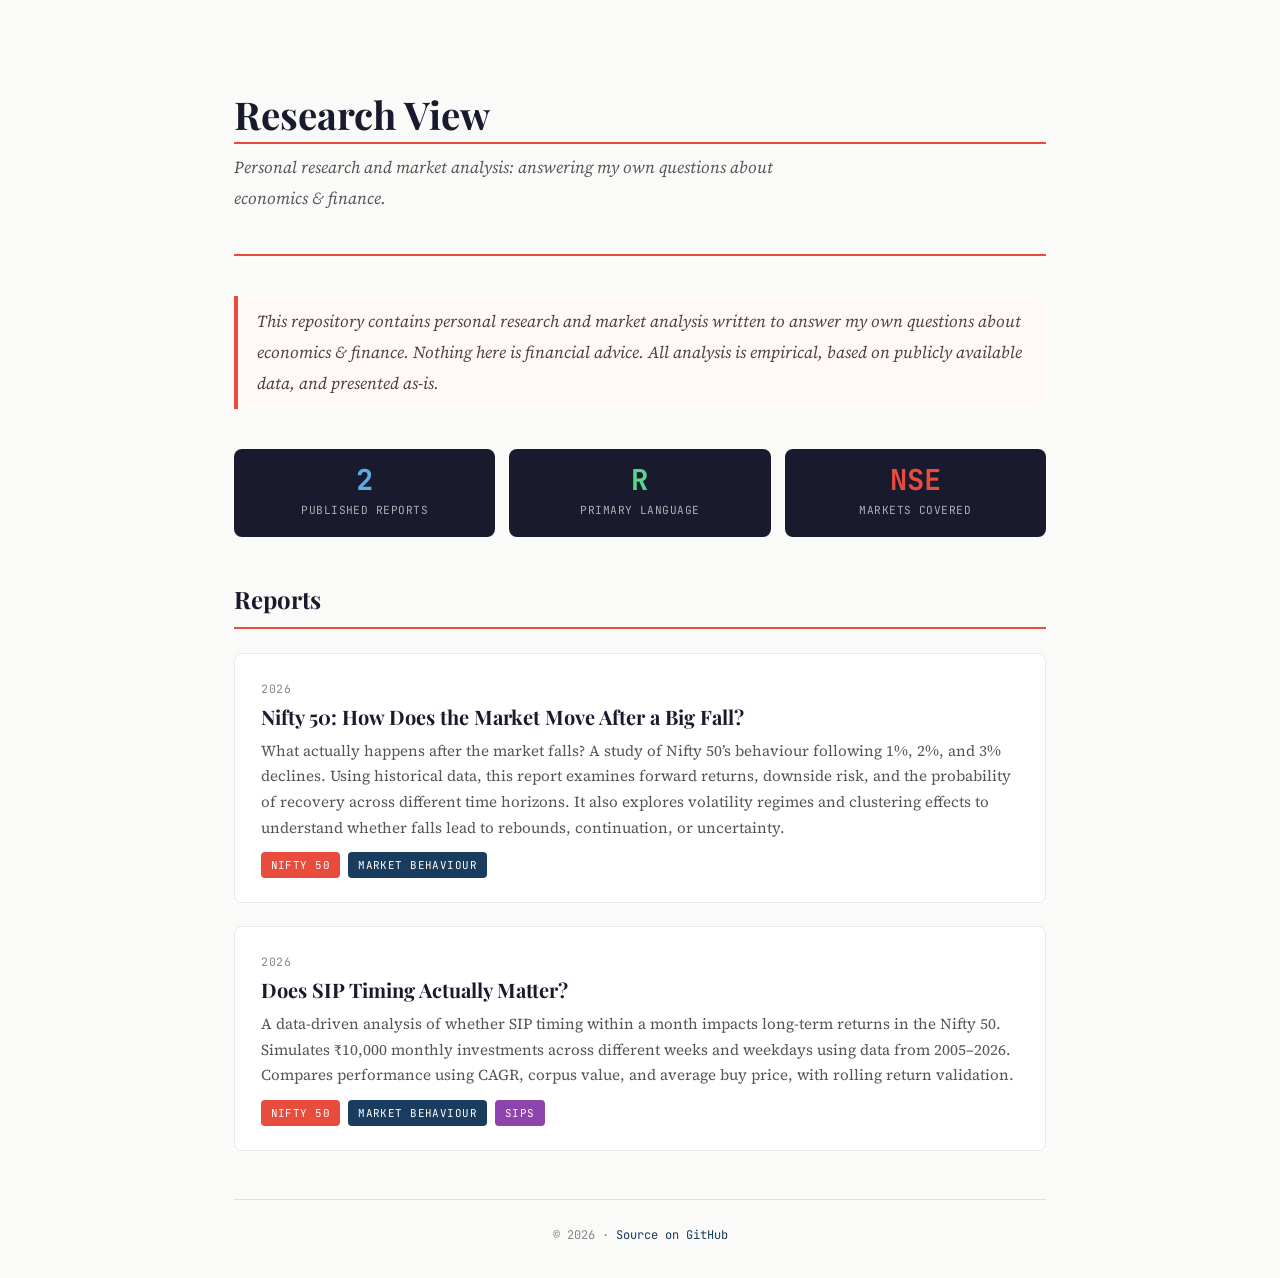
<file: index.html>
<!DOCTYPE html>
<html lang="en">
<head>
  <meta charset="UTF-8">
  <meta name="viewport" content="width=device-width, initial-scale=1.0">
  <title>Sanjaya's Research - Economics & Finance</title>
  <meta name="description" content="Personal research and market analysis on economics and finance.">
  <link rel="preconnect" href="https://fonts.googleapis.com">
  <link rel="preconnect" href="https://fonts.gstatic.com" crossorigin>
  <link href="https://fonts.googleapis.com/css2?family=Playfair+Display:ital,wght@0,700;1,400&family=Source+Serif+4:ital,wght@0,400;0,600;1,400&family=JetBrains+Mono:wght@400;500&display=swap" rel="stylesheet">
  <link rel="stylesheet" href="styles.css">
  </head>
<body>

  <div class="container">

    <!-- ── Header ──────────────────────────────────── -->
    <header>
      <h1>Research View</h1>
      <p class="subtitle">Personal research and market analysis: answering my own questions about economics &amp; finance.</p>
    </header>

    <!-- ── About ───────────────────────────────────── -->
    <div class="lead">
      This repository contains personal research and market analysis written to answer my own questions about economics &amp; finance. Nothing here is financial advice. All analysis is empirical, based on publicly available data, and presented as-is.
    </div>

    <!-- ── Stats ───────────────────────────────────── -->
    <div class="stat-row">
      <div class="stat-box">
        <span class="stat-num blue">2</span>
        <span class="stat-label">Published Reports</span>
      </div>
      <div class="stat-box">
        <span class="stat-num green">R</span>
        <span class="stat-label">Primary Language</span>
      </div>
      <div class="stat-box">
        <span class="stat-num red">NSE</span>
        <span class="stat-label">Markets Covered</span>
      </div>
    </div>

    <!-- ── Reports ─────────────────────────────────── -->
    <h2 class="section-title">Reports</h2>

    <div class="report-list">

      <!-- Report 1 — Nifty 50 -->
      <a class="report-card" href="nifty50-after-fall/nifty50-after-fall.html"  target="_blank" rel="noopener">
        <div class="card-date">2026</div>
        <div class="card-title">Nifty 50: How Does the Market Move After a Big Fall?</div>
        <div class="card-desc">
         What actually happens after the market falls? A study of Nifty 50’s behaviour following 1%, 2%, and 3% declines.
         Using historical data, this report examines forward returns, downside risk, and the probability of recovery across different time horizons.
         It also explores volatility regimes and clustering effects to understand whether falls lead to rebounds, continuation, or uncertainty.
        </div>
        <div class="card-tags">
          <span class="tag red">Nifty 50</span>
          <span class="tag blue">Market Behaviour</span>
        </div>
      </a>

      <a class="report-card" href="nifty-sip-timing/nifty_sip_timing.html"  target="_blank" rel="noopener">
        <div class="card-date">2026</div>
        <div class="card-title">Does SIP Timing Actually Matter?</div>
        <div class="card-desc">
          A data-driven analysis of whether SIP timing within a month impacts long-term returns in the Nifty 50.
          Simulates ₹10,000 monthly investments across different weeks and weekdays using data from 2005–2026.
          Compares performance using CAGR, corpus value, and average buy price, with rolling return validation.
        </div>
        <div class="card-tags">
          <span class="tag red">Nifty 50</span>
          <span class="tag blue">Market Behaviour</span>
           <span class="tag purple">SIPs</span>
        </div>
      </a>

      <!-- ─── Add more reports below ─── -->
      <!--
      <a class="report-card" href="your-report.html"  target="_blank" rel="noopener">
        <div class="card-date">2025</div>
        <div class="card-title">Your Next Report Title</div>
        <div class="card-desc">
          Brief description of the report.
        </div>
        <div class="card-tags">
          <span class="tag blue">Tag</span>
        </div>
      </a>
      -->

    </div>

    <!-- ── Footer ──────────────────────────────────── -->
    <footer>
      &copy; 2026 &middot; <a href="https://github.com/SanjayShetty01/research-view" target="_blank" rel="noopener">Source on GitHub</a>
    </footer>

  </div>

</body>
</html>
</file>
<file: styles.css>
*, *::before, *::after { box-sizing: border-box; margin: 0; padding: 0; }

body {
  font-family: 'Source Serif 4', Georgia, serif;
  font-size: 17px;
  line-height: 1.85;
  color: #1a1a2e;
  background: #fafaf8;
}

.container {
  max-width: 860px;
  margin: 0 auto;
  padding: 0 1.5rem;
}

/* ── Header ─────────────────────────────────────── */
header {
  padding: 3.5rem 0 2.5rem;
  border-bottom: 2px solid #e74c3c;
  margin-bottom: 2.5rem;
}

header h1 {
  font-family: 'Playfair Display', serif;
  font-size: 2.4rem;
  font-weight: 700;
  color: #1a1a2e;
  line-height: 1.2;
  margin-bottom: 0.5rem;
}

header .subtitle {
  font-size: 1.05rem;
  color: #555;
  font-style: italic;
  max-width: 600px;
}

/* ── Lead / About ──────────────────────────────── */
.lead {
  font-size: 1.05rem;
  color: #444;
  font-style: italic;
  border-left: 4px solid #e74c3c;
  padding: 0.6rem 1.2rem;
  margin: 0 0 2.5rem 0;
  background: #fff8f7;
  border-radius: 0 6px 6px 0;
}

/* ── Section heading ───────────────────────────── */
.section-title {
  font-family: 'Playfair Display', serif;
  font-size: 1.5rem;
  font-weight: 700;
  color: #1a1a2e;
  border-bottom: 2px solid #e74c3c;
  padding-bottom: 5px;
  margin-bottom: 1.5rem;
}

/* ── Report cards ──────────────────────────────── */
.report-list {
  display: flex;
  flex-direction: column;
  gap: 1.4rem;
  margin-bottom: 3rem;
}

.report-card {
  background: #ffffff;
  border: 1px solid #e8eaed;
  border-radius: 8px;
  padding: 1.5rem 1.6rem;
  transition: box-shadow 0.2s ease, border-color 0.2s ease;
  text-decoration: none;
  color: inherit;
  display: block;
}

.report-card:hover {
  border-color: #1a3c5e;
  box-shadow: 0 4px 16px rgba(26, 26, 46, 0.08);
}

.report-card .card-date {
  font-family: 'JetBrains Mono', monospace;
  font-size: 0.72rem;
  color: #888;
  letter-spacing: 0.08em;
  text-transform: uppercase;
  margin-bottom: 0.3rem;
}

.report-card .card-title {
  font-family: 'Playfair Display', serif;
  font-size: 1.25rem;
  font-weight: 700;
  color: #1a1a2e;
  line-height: 1.3;
  margin-bottom: 0.5rem;
}

.report-card .card-desc {
  font-size: 0.95rem;
  color: #555;
  line-height: 1.7;
  margin-bottom: 0.7rem;
}

.report-card .card-tags {
  display: flex;
  gap: 0.5rem;
  flex-wrap: wrap;
}

.report-card .tag {
  font-family: 'JetBrains Mono', monospace;
  font-size: 0.68rem;
  letter-spacing: 0.04em;
  text-transform: uppercase;
  background: #1a1a2e;
  color: #fff;
  padding: 3px 10px;
  border-radius: 4px;
}

.tag.red   { background: #e74c3c; }
.tag.amber { background: #e67e22; }
.tag.blue  { background: #1a3c5e; }
.tag.purple{ background: #8e44ad; }

/* ── Stat row (mirrors report) ─────────────────── */
.stat-row {
  display: flex;
  gap: 14px;
  margin: 1.4rem 0 2.5rem;
  flex-wrap: wrap;
}

.stat-box {
  flex: 1;
  min-width: 140px;
  background: #1a1a2e;
  color: white;
  border-radius: 8px;
  padding: 1rem 0.9rem;
  text-align: center;
}

.stat-box .stat-num {
  font-family: 'JetBrains Mono', monospace;
  font-size: 1.8rem;
  font-weight: 700;
  display: block;
  line-height: 1.1;
}

.stat-num.red   { color: #e74c3c; }
.stat-num.blue  { color: #5dade2; }
.stat-num.green { color: #58d68d; }
.stat-num.amber { color: #f39c12; }

.stat-box .stat-sub {
  font-size: 0.68rem;
  opacity: 0.45;
  margin-top: 2px;
  display: block;
}

.stat-box .stat-label {
  font-size: 0.7rem;
  opacity: 0.65;
  margin-top: 4px;
  font-family: 'JetBrains Mono', monospace;
  letter-spacing: 0.04em;
  text-transform: uppercase;
  display: block;
}

/* ── Footer ────────────────────────────────────── */
footer {
  border-top: 1px solid #e0e0e0;
  padding: 1.5rem 0 2rem;
  margin-top: 2rem;
  text-align: center;
  font-family: 'JetBrains Mono', monospace;
  font-size: 0.75rem;
  color: #888;
}

footer a {
  color: #1a3c5e;
  text-decoration: none;
}

footer a:hover {
  text-decoration: underline;
}


.main-container {
  max-width: 960px;
  margin-left: auto;
  margin-right: auto;
}

/* ── Title block ── */
.title {
  font-family: 'Playfair Display', serif !important;
  font-size: 2.4rem !important;
  font-weight: 700;
  color: #1a1a2e;
  line-height: 1.2;
}
.date {
  font-family: 'JetBrains Mono', monospace;
  font-size: 0.75rem;
  color: #888;
  letter-spacing: 0.08em;
  text-transform: uppercase;
}

/* ── Section headings (Rmd h1/h2 override) ── */
h1 {
  font-family: 'Playfair Display', serif;
  font-size: 1.65rem;
  font-weight: 700;
  color: #1a1a2e;
  border-bottom: 2px solid #e74c3c;
  padding-bottom: 5px;
  margin-top: 2.2rem;
}
h2 {
  font-family: 'Source Serif 4', serif;
  font-size: 1.15rem;
  font-weight: 600;
  color: #2c3e50;
  margin-top: 1.6rem;
}

/* ── Pull quote ── */
.pullquote {
  font-family: 'Playfair Display', serif;
  font-size: 1.2rem;
  font-style: italic;
  color: #1a3c5e;
  border-top: 2px solid #1a3c5e;
  border-bottom: 2px solid #1a3c5e;
  padding: 0.9rem 0.5rem;
  margin: 1.8rem 1.5rem;
  text-align: center;
  line-height: 1.6;
}

/* ── Callout boxes ── */
.callout {
  background: #fff3cd;
  border-left: 4px solid #f39c12;
  padding: 0.7rem 1.1rem;
  margin: 1rem 0;
  border-radius: 0 6px 6px 0;
  font-size: 0.95rem;
}
.callout.red   { background: #fdecea; border-left-color: #e74c3c; }
.callout.blue  { background: #eaf4fb; border-left-color: #1a3c5e; }
.callout.green { background: #eafaf1; border-left-color: #27ae60; }

/* ── Tables ── */
table {
  font-family: 'JetBrains Mono', monospace;
  font-size: 1.2rem;
  width: 100%;
  border-collapse: collapse;
  margin: 0.8rem 0 1.4rem 0;
}
thead tr { background: #1a1a2e; color: white; }
thead th { padding: 9px 13px; text-align: center; font-weight: 500; }
tbody tr:nth-child(even) { background: #f7f9fc; }
tbody tr:nth-child(odd)  { background: #ffffff; }
tbody td { padding: 7px 13px; text-align: center; border-bottom: 1px solid #e8eaed; }
tbody td:first-child { text-align: left; font-weight: 600; }

/* ── Code blocks ── */
pre, code {
  font-family: 'JetBrains Mono', monospace;
  font-size: 0.81rem;
  background: #f4f4f8;
  border-radius: 4px;
}

/* ── Plot captions ── */
.plot-caption {
  font-size: 0.81rem;
  color: #888;
  text-align: center;
  margin-top: -0.4rem;
  margin-bottom: 1.4rem;
  font-style: italic;
}

hr {
  border: none;
  border-top: 1px solid #e0e0e0;
  margin: 1.8rem 0;
}

/* ── Responsive ────────────────────────────────── */
@media (max-width: 600px) {
  header h1 { font-size: 1.8rem; }
  .report-card { padding: 1.1rem; }
  .report-card .card-title { font-size: 1.1rem; }
  .stat-row { flex-direction: column; }
</file>
